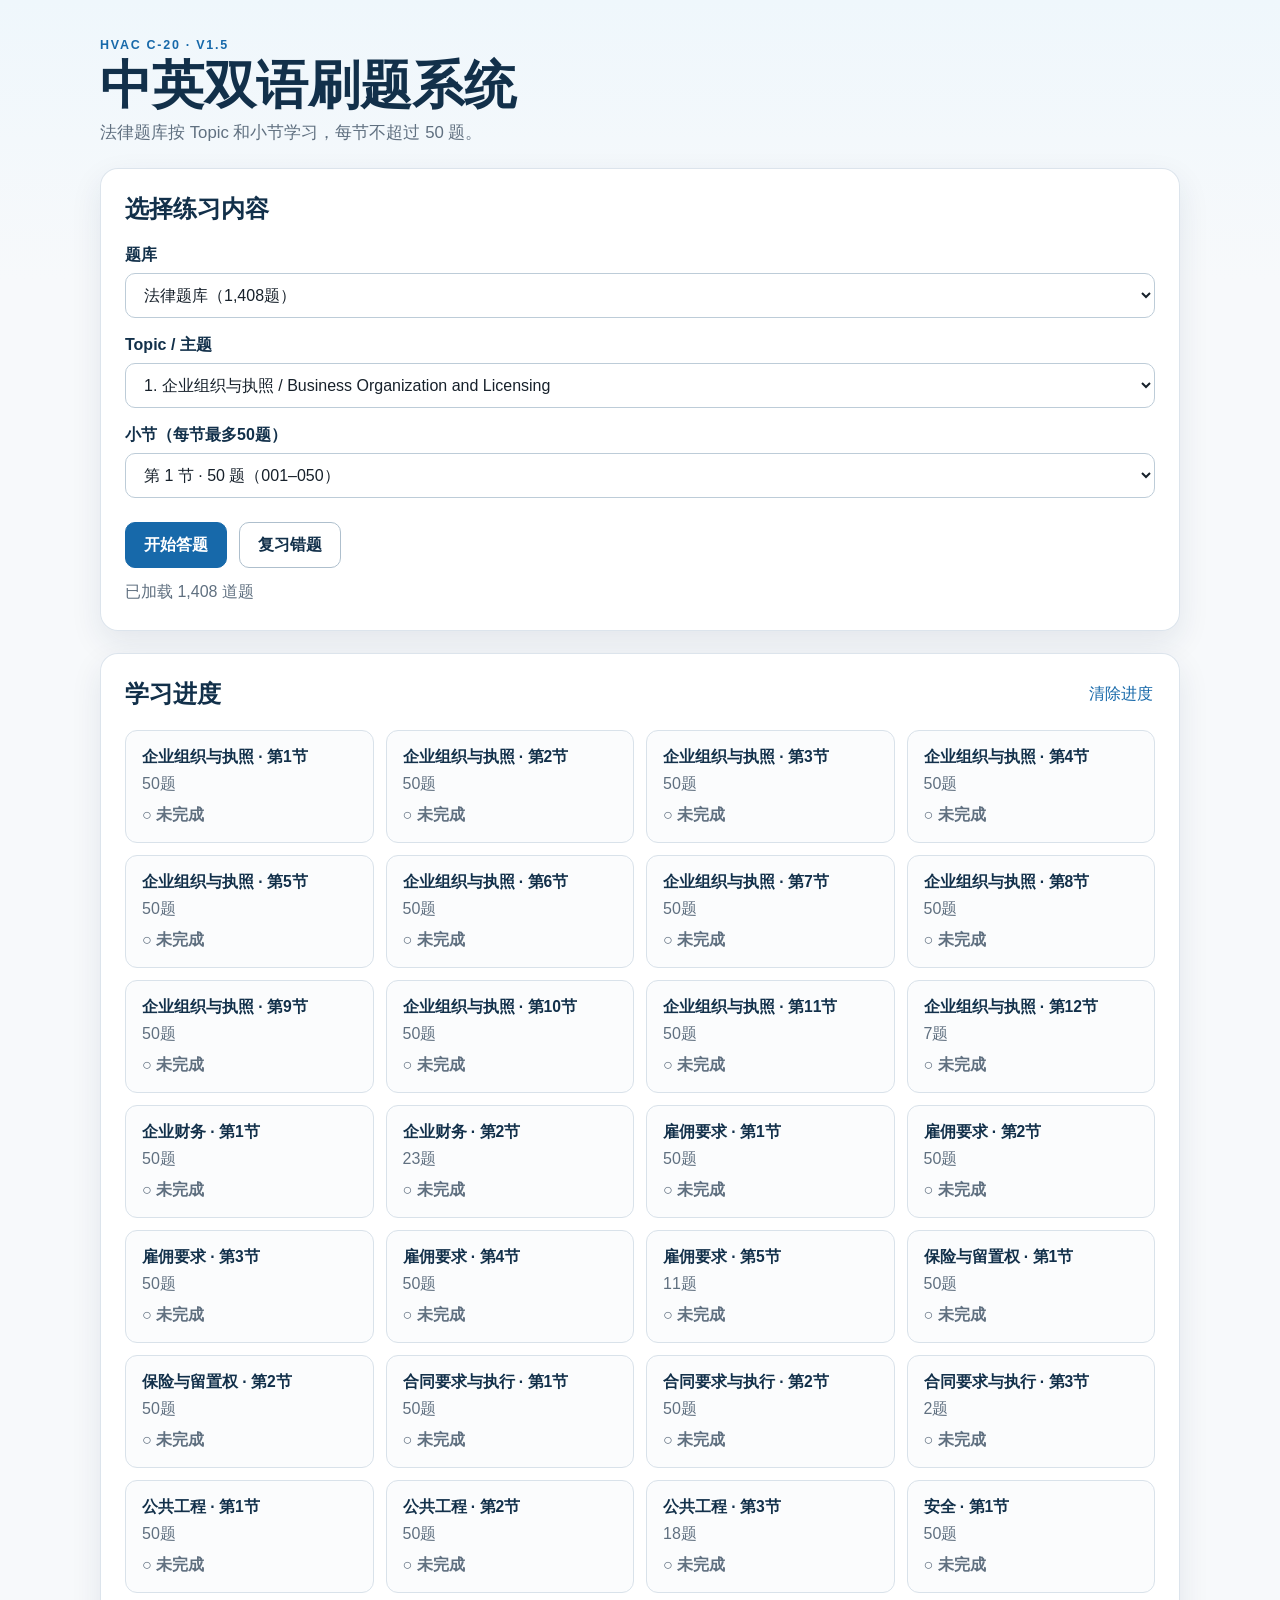
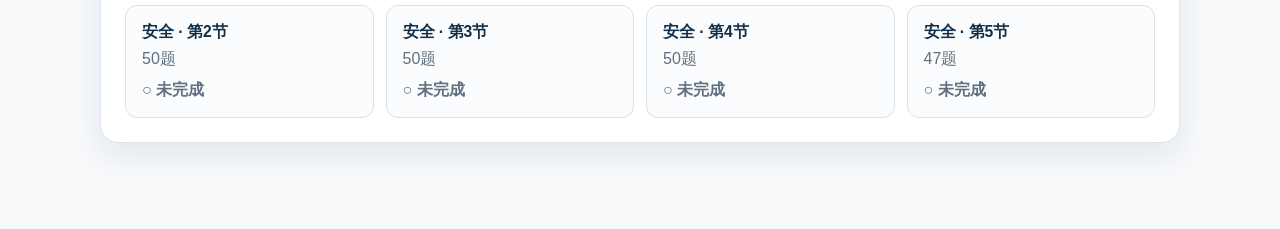
<file: index.html>
<!DOCTYPE html>
<html lang="zh-CN">
<head>
  <meta charset="UTF-8">
  <meta name="viewport" content="width=device-width, initial-scale=1.0">
  <meta name="description" content="HVAC C-20 中英双语刷题系统">
  <title>HVAC Study App 1.5</title>
  <link rel="stylesheet" href="styles.css">
</head>
<body>
  <main class="app-shell">
    <header class="hero">
      <p class="eyebrow">HVAC C-20 · V1.5</p>
      <h1>中英双语刷题系统</h1>
      <p>法律题库按 Topic 和小节学习，每节不超过 50 题。</p>
    </header>

    <section class="panel selection-panel" aria-labelledby="selection-title">
      <h2 id="selection-title">选择练习内容</h2>

      <label for="db-select">题库</label>
      <select id="db-select">
        <option value="law">法律题库（1,408题）</option>
        <option value="skill">技能题库（原V1.4）</option>
      </select>

      <div id="topic-field">
        <label for="topic-select">Topic / 主题</label>
        <select id="topic-select"><option>加载中…</option></select>
      </div>

      <div id="unit-field">
        <label id="unit-label" for="unit-select">小节</label>
        <select id="unit-select"><option>加载中…</option></select>
      </div>

      <div class="button-row">
        <button id="start-btn" class="primary-button" type="button">开始答题</button>
        <button id="review-btn" class="secondary-button" type="button">复习错题</button>
      </div>
      <p id="status-message" class="status-message" role="status"></p>
    </section>

    <section class="panel" aria-labelledby="progress-title">
      <div class="section-heading">
        <h2 id="progress-title">学习进度</h2>
        <button id="clear-progress-btn" class="text-button" type="button">清除进度</button>
      </div>
      <div id="progress-list" class="progress-grid"></div>
    </section>
  </main>
  <script src="app.js"></script>
</body>
</html>
</file>
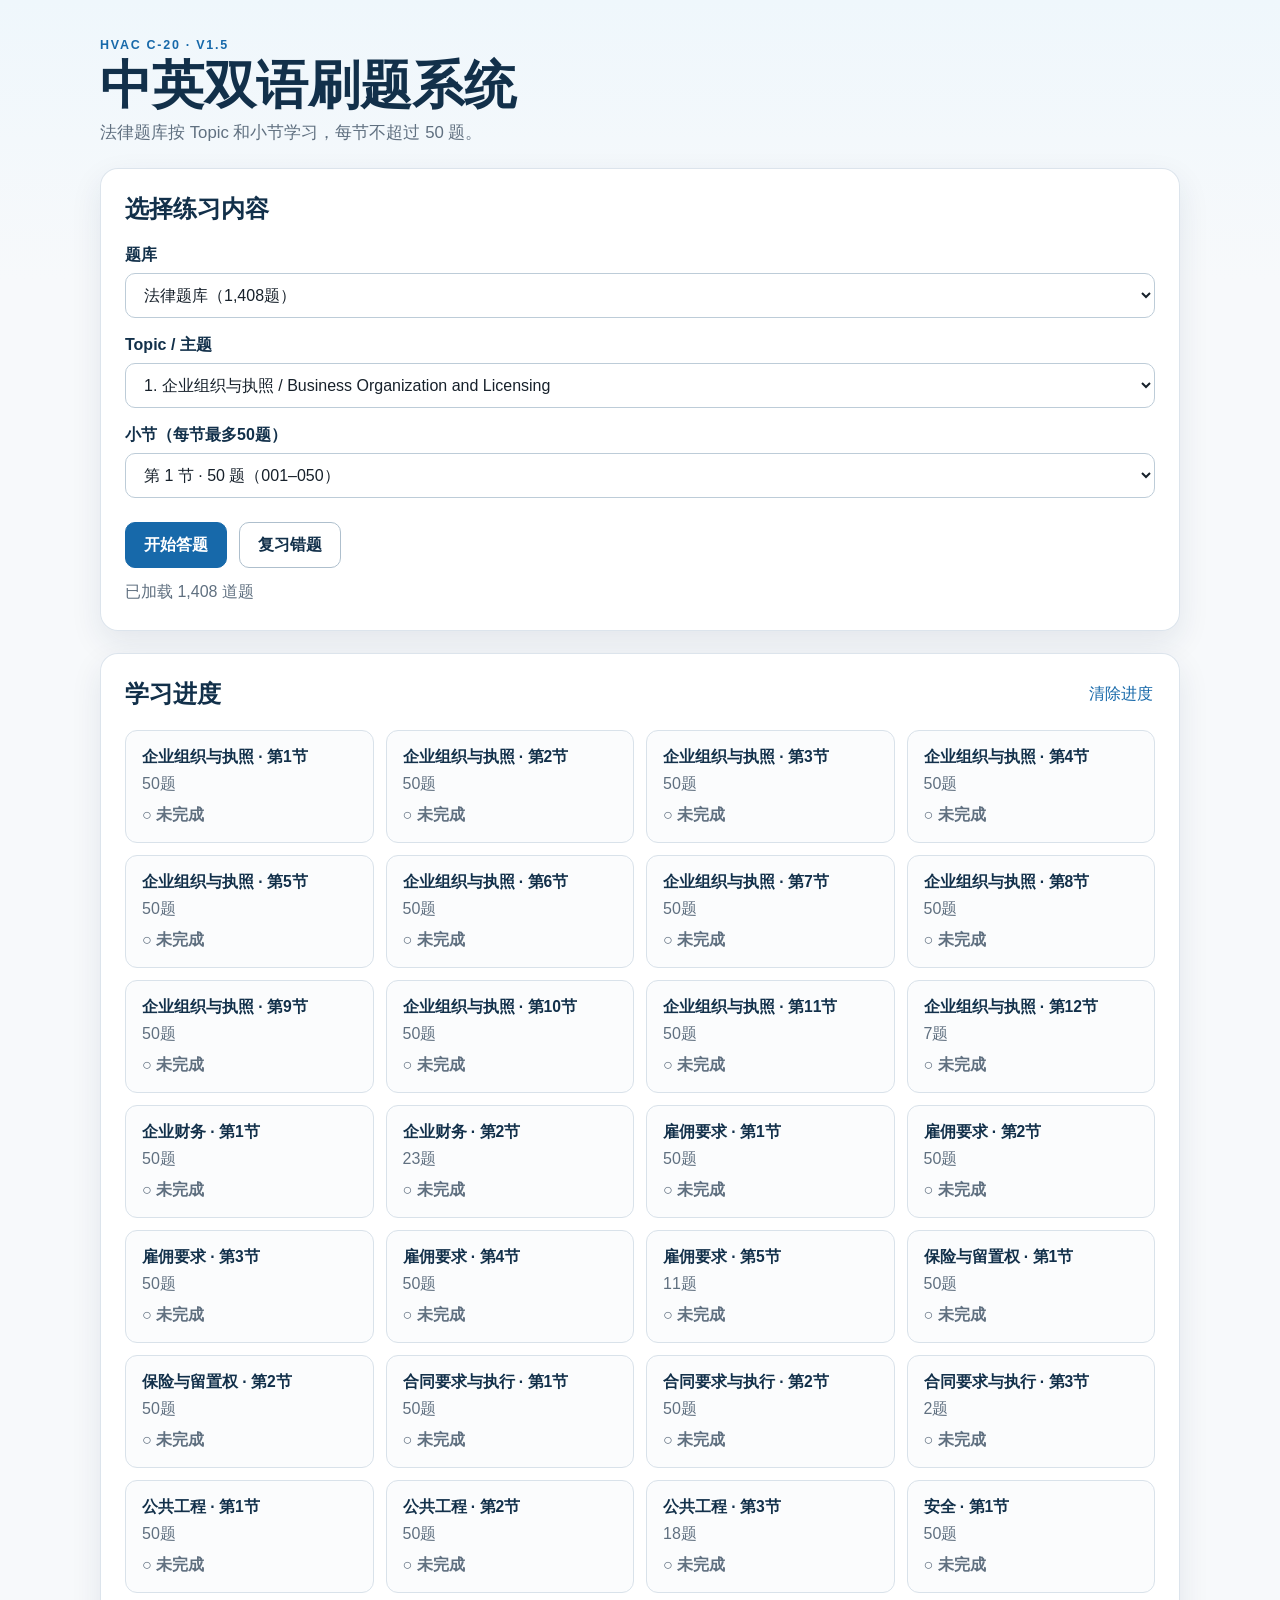
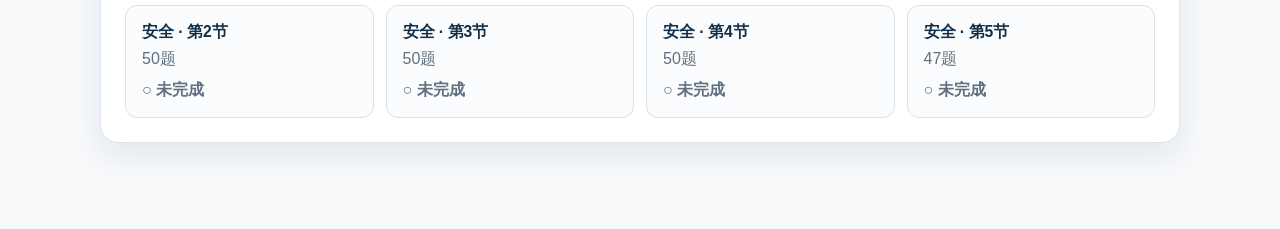
<file: quiz.html>
<!DOCTYPE html>
<html lang="zh-CN">
<head>
  <meta charset="UTF-8">
  <meta name="viewport" content="width=device-width, initial-scale=1.0">
  <title>答题 · HVAC Study App 1.5</title>
  <link rel="stylesheet" href="styles.css">
</head>
<body>
  <main class="app-shell quiz-shell">
    <header class="quiz-header">
      <div>
        <p class="eyebrow">HVAC C-20 · V1.5</p>
        <h1 id="session-title">章节答题</h1>
      </div>
      <button id="language-switch" class="secondary-button" type="button">Switch to English</button>
    </header>

    <section class="quiz-metrics" aria-label="答题状态">
      <div><span>进度</span><strong id="progress">1 / 1</strong></div>
      <div><span>正确率</span><strong id="accuracy">0%</strong></div>
    </section>

    <section class="panel question-panel">
      <p id="question-number" class="question-number"></p>
      <h2 id="question-text">加载中…</h2>
      <div id="options" class="options"></div>
      <div id="explanation" class="explanation hidden" aria-live="polite"></div>
    </section>

    <div class="button-row quiz-actions">
      <button id="back-btn" class="secondary-button" type="button">返回章节选择</button>
      <button id="next-btn" class="primary-button hidden" type="button">下一题</button>
    </div>
  </main>
  <script src="quiz.js"></script>
</body>
</html>
</file>
<file: styles.css>
:root {
  color-scheme: light;
  --navy: #12304a;
  --blue: #1769aa;
  --blue-dark: #0f4f82;
  --sky: #eaf4fb;
  --paper: #ffffff;
  --ink: #17212b;
  --muted: #607080;
  --line: #d9e2ea;
  --success: #1c7c54;
  --success-soft: #e8f6ef;
  --danger: #bd2c35;
  --danger-soft: #fff0f1;
  --shadow: 0 12px 32px rgba(18, 48, 74, 0.09);
}

* { box-sizing: border-box; }

body {
  margin: 0;
  min-height: 100vh;
  color: var(--ink);
  background: linear-gradient(180deg, #eff7fc 0, #f7f9fb 280px, #f7f9fb 100%);
  font-family: "Segoe UI", "Microsoft YaHei", "PingFang SC", sans-serif;
}

button, select { font: inherit; }
button { cursor: pointer; }
button:disabled { cursor: not-allowed; opacity: 0.55; }

.app-shell {
  width: min(1080px, calc(100% - 32px));
  margin: 0 auto;
  padding: 38px 0 64px;
}

.hero { margin-bottom: 24px; }
.hero h1, .quiz-header h1 { margin: 5px 0 8px; color: var(--navy); font-size: clamp(2rem, 5vw, 3.25rem); line-height: 1.08; }
.hero p:last-child { margin: 0; color: var(--muted); font-size: 1.05rem; }
.eyebrow { margin: 0; color: var(--blue); font-size: 0.78rem; font-weight: 800; letter-spacing: 0.14em; text-transform: uppercase; }

.panel {
  margin-bottom: 22px;
  padding: 24px;
  border: 1px solid rgba(217, 226, 234, 0.9);
  border-radius: 18px;
  background: rgba(255, 255, 255, 0.96);
  box-shadow: var(--shadow);
}

.panel h2 { margin: 0 0 20px; color: var(--navy); }
.selection-panel label { display: block; margin: 17px 0 7px; color: var(--navy); font-weight: 700; }

select {
  width: 100%;
  padding: 12px 42px 12px 14px;
  border: 1px solid #bdccd8;
  border-radius: 10px;
  color: var(--ink);
  background: var(--paper);
}
select:focus, button:focus-visible { outline: 3px solid rgba(23, 105, 170, 0.2); outline-offset: 2px; }

.button-row { display: flex; flex-wrap: wrap; gap: 12px; margin-top: 24px; }
.primary-button, .secondary-button {
  min-height: 46px;
  padding: 11px 18px;
  border-radius: 10px;
  font-weight: 750;
}
.primary-button { border: 1px solid var(--blue); color: #fff; background: var(--blue); }
.primary-button:hover { background: var(--blue-dark); }
.secondary-button { border: 1px solid #aebfcd; color: var(--navy); background: #fff; }
.secondary-button:hover { background: var(--sky); }
.text-button { padding: 5px 2px; border: 0; color: var(--blue); background: transparent; }
.text-button:hover { text-decoration: underline; }

.status-message { min-height: 24px; margin: 14px 0 0; color: var(--muted); }
.status-message.error { color: var(--danger); }
.section-heading { display: flex; align-items: center; justify-content: space-between; gap: 20px; }
.section-heading h2 { margin: 0; }
.progress-grid { display: grid; grid-template-columns: repeat(auto-fit, minmax(230px, 1fr)); gap: 12px; margin-top: 20px; }
.progress-card { padding: 16px; border: 1px solid var(--line); border-radius: 12px; background: #fbfcfd; }
.progress-card.completed { border-color: #a9d8c4; background: var(--success-soft); }
.progress-card h3 { margin: 0 0 6px; color: var(--navy); font-size: 0.98rem; }
.progress-card p { margin: 0 0 10px; color: var(--muted); }
.progress-card span { color: var(--muted); font-weight: 700; }
.progress-card.completed span { color: var(--success); }

.quiz-shell { width: min(920px, calc(100% - 28px)); }
.quiz-header { display: flex; align-items: center; justify-content: space-between; gap: 22px; margin-bottom: 20px; }
.quiz-header h1 { font-size: clamp(1.55rem, 4vw, 2.4rem); }
.quiz-metrics { display: grid; grid-template-columns: repeat(2, 1fr); gap: 12px; margin-bottom: 18px; }
.quiz-metrics div { padding: 14px 18px; border: 1px solid var(--line); border-radius: 12px; background: rgba(255,255,255,.9); box-shadow: 0 6px 18px rgba(18,48,74,.05); }
.quiz-metrics span { display: block; color: var(--muted); font-size: .82rem; }
.quiz-metrics strong { color: var(--navy); font-size: 1.25rem; }
.question-panel { padding: clamp(20px, 4vw, 34px); }
.question-number { margin: 0 0 10px; color: var(--blue); font-weight: 750; }
.question-panel > h2 { margin: 0 0 24px; font-size: clamp(1.2rem, 2.8vw, 1.55rem); line-height: 1.5; }
.options { display: grid; gap: 12px; }
.option-button { display: grid; grid-template-columns: 40px 1fr; align-items: center; gap: 12px; width: 100%; padding: 13px 15px; border: 1.5px solid #a9c2d5; border-radius: 12px; color: var(--ink); background: #fff; text-align: left; line-height: 1.45; }
.option-button > span:first-child { display: grid; width: 31px; height: 31px; place-items: center; border-radius: 50%; color: var(--blue); background: var(--sky); font-weight: 800; }
.option-button:hover:not(:disabled) { border-color: var(--blue); background: #f4faff; }
.option-button.correct { border-color: var(--success); background: var(--success-soft); }
.option-button.correct > span:first-child { color: #fff; background: var(--success); }
.option-button.wrong { border-color: var(--danger); background: var(--danger-soft); }
.option-button.wrong > span:first-child { color: #fff; background: var(--danger); }
.explanation { margin-top: 24px; padding: 18px; border-left: 4px solid var(--blue); border-radius: 0 10px 10px 0; background: var(--sky); line-height: 1.6; }
.explanation h3 { margin: 0 0 8px; color: var(--navy); }
.explanation p { margin: 0; }
.explanation .code-reference { margin-top: 12px; color: #405466; font-size: .92rem; }
.quiz-actions { justify-content: space-between; }
.hidden { display: none !important; }

@media (max-width: 680px) {
  .app-shell { width: min(100% - 20px, 1080px); padding-top: 24px; }
  .panel { padding: 18px; border-radius: 14px; }
  .quiz-header { align-items: flex-start; flex-direction: column; }
  .quiz-header .secondary-button { width: 100%; }
  .button-row > button { flex: 1 1 180px; }
  .progress-grid { grid-template-columns: 1fr; }
  .option-button { grid-template-columns: 34px 1fr; padding: 12px; }
}
</file>
